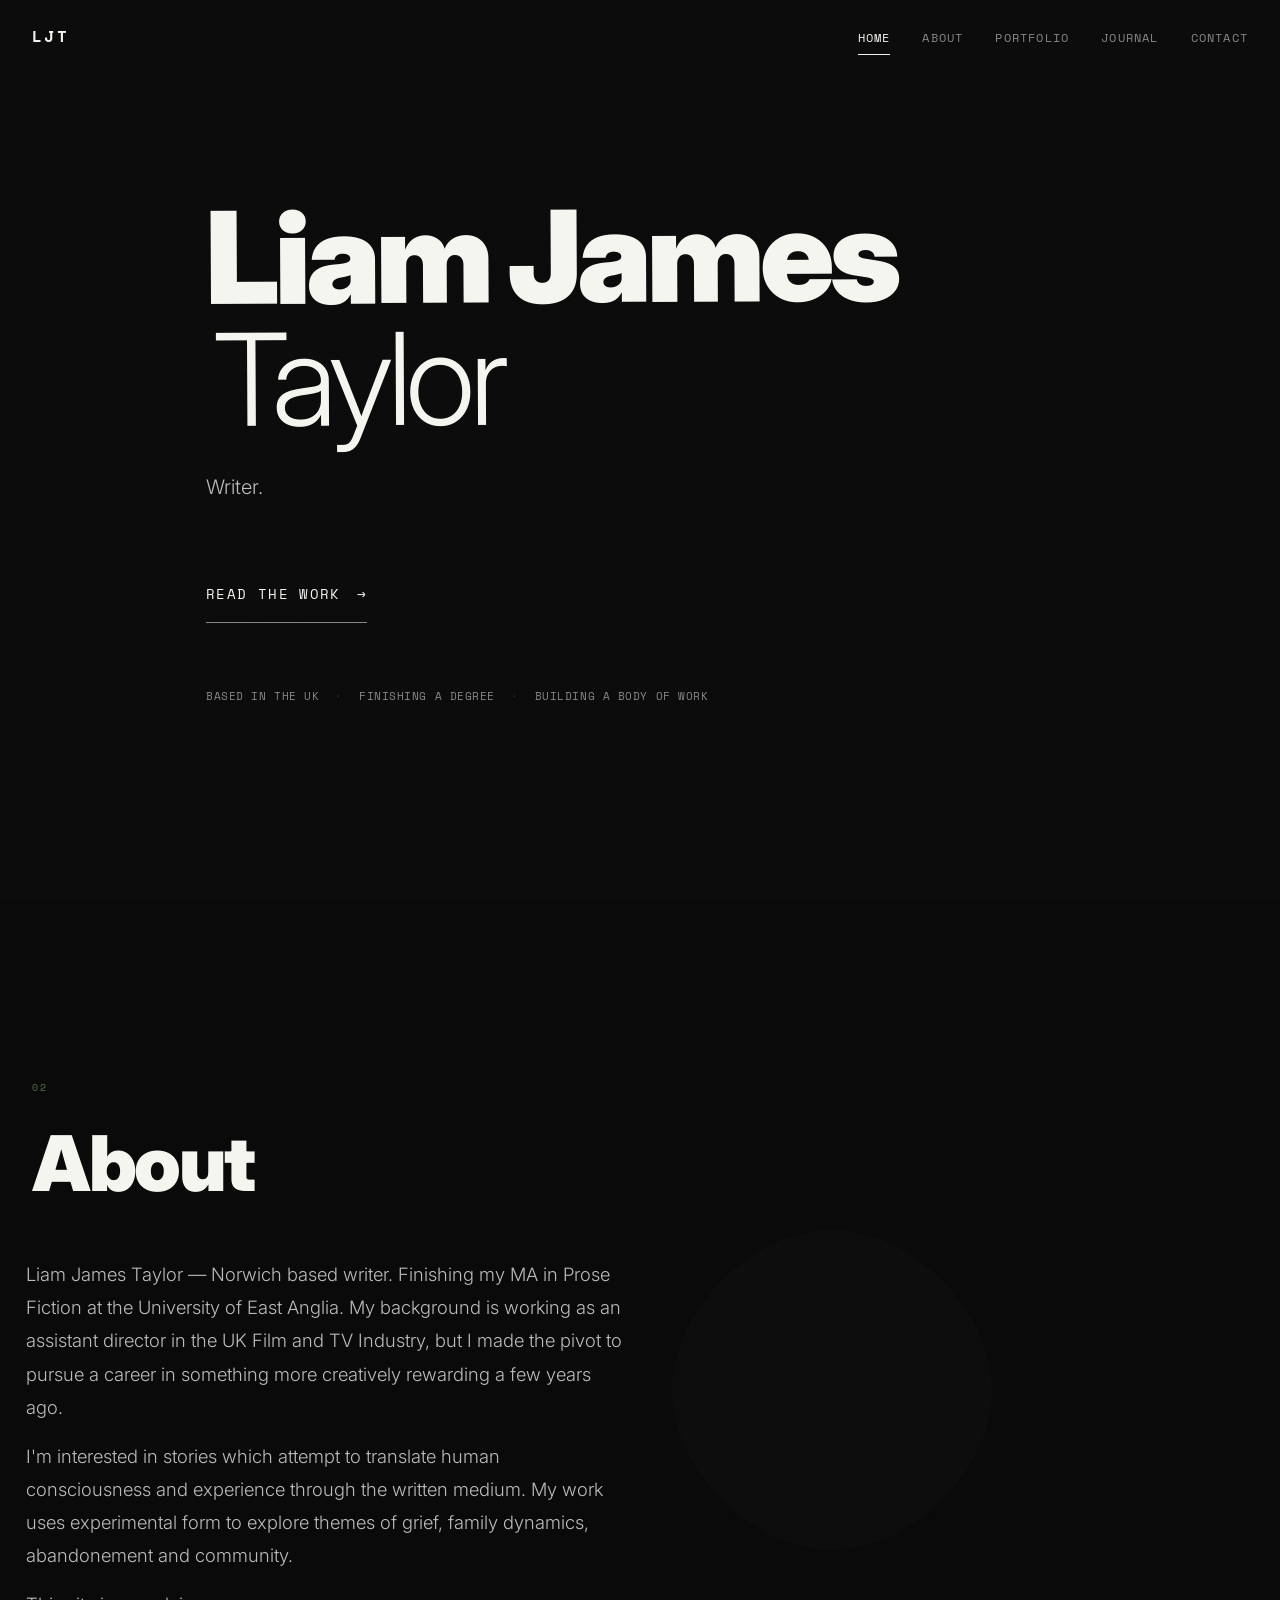
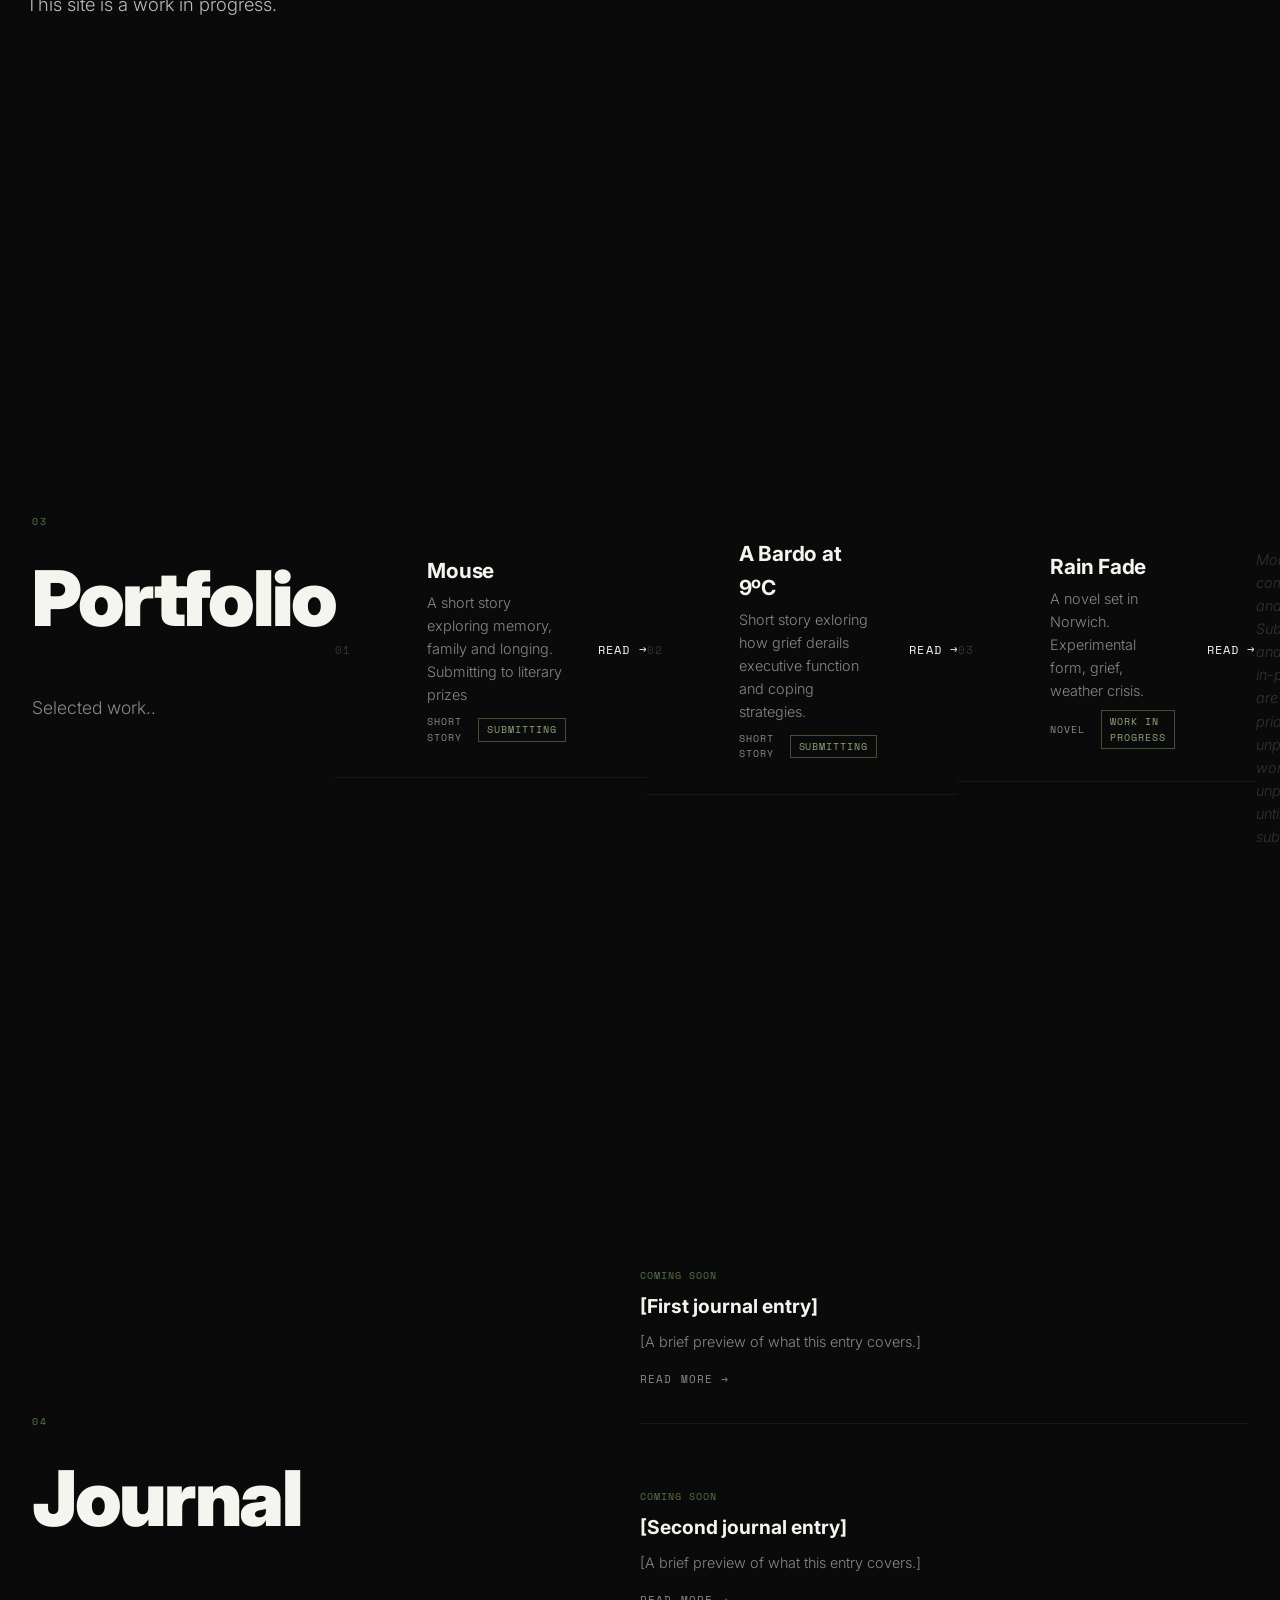
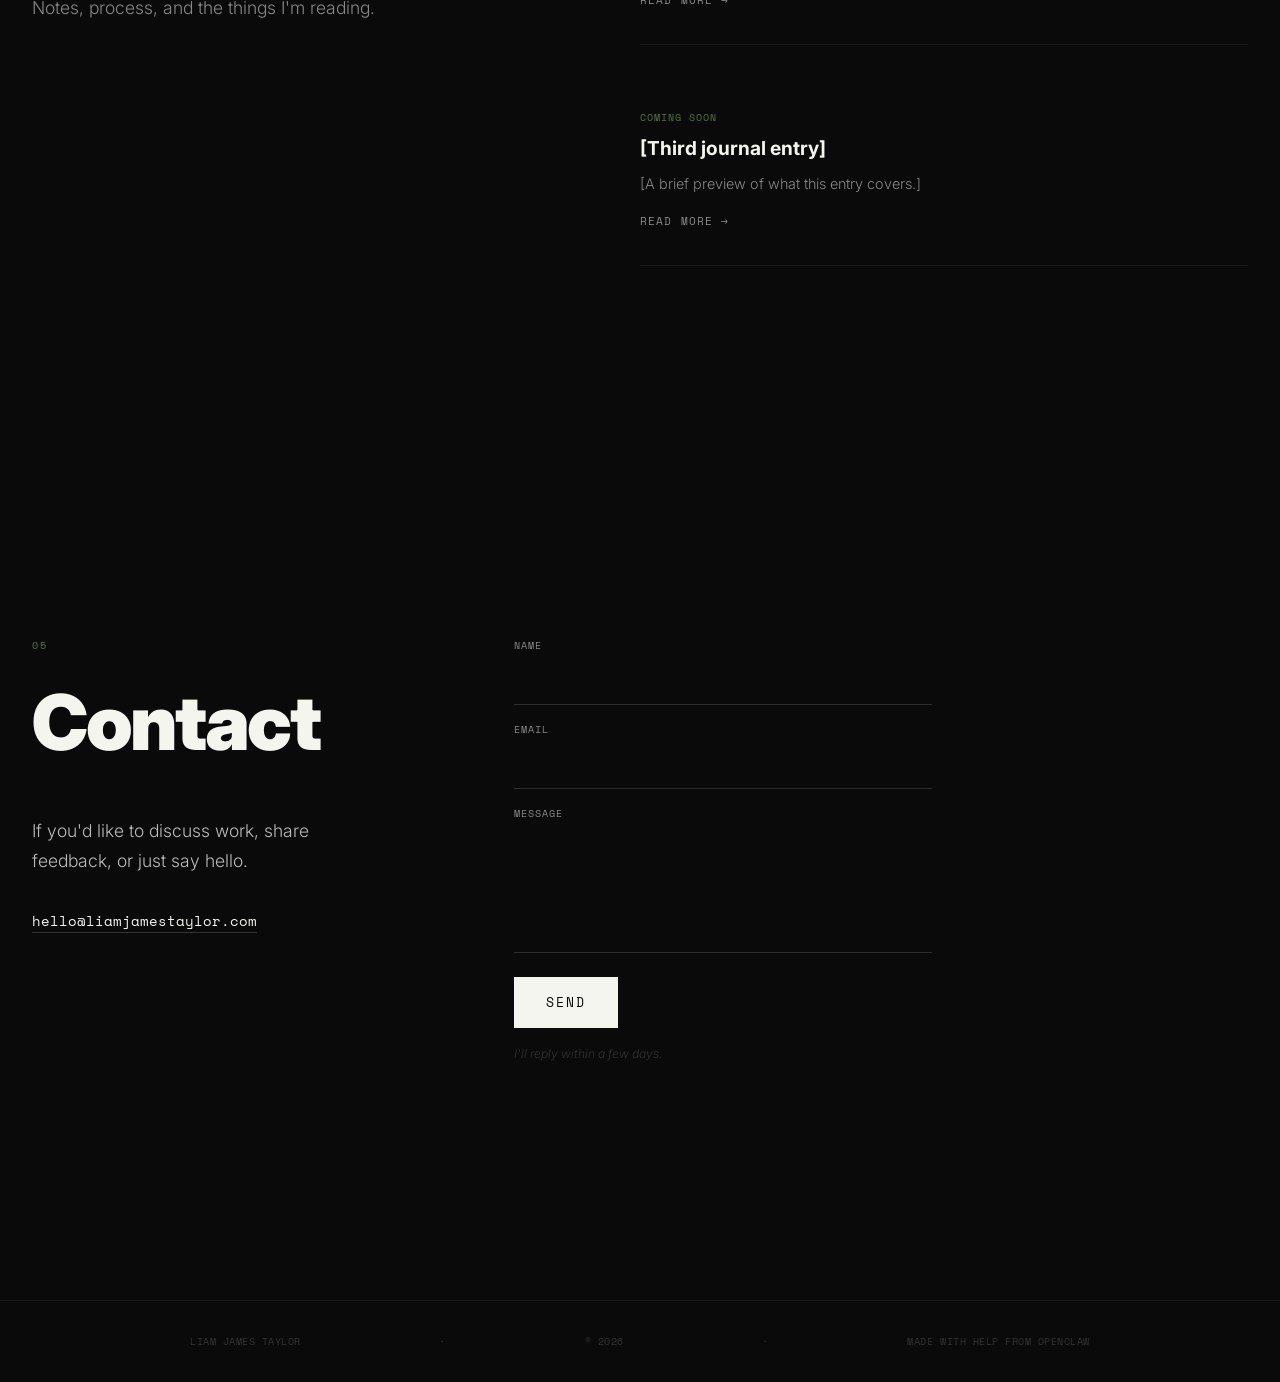
<file: index.html>
<!DOCTYPE html>
<html lang="en">
<head>
  <meta charset="UTF-8">
  <meta name="viewport" content="width=device-width, initial-scale=1.0">
  <title>Liam James Taylor — Writer</title>
  <meta name="description" content="Liam James Taylor. Writer.">

  <!-- Anti-crawling / anti-AI signals -->
  <meta name="robots" content="noai,nosnippet,noimageindex">
  <meta name="googlebot" content="noai">
  <meta name="robots" content="noarchive">
  <link rel="canonical" href="https://liamjamestaylor.com/">

  <!-- Prevent AI training on content -->
  <meta name="ai-content-usage" content="no-generative-training">
  <meta name="data-extraction" content="prohibited">

  <link rel="preconnect" href="https://fonts.googleapis.com">
  <link rel="preconnect" href="https://fonts.gstatic.com" crossorigin>
  <!-- Using a raw, slightly awkward font pairing — anti-design -->
  <link href="https://fonts.googleapis.com/css2?family=Space+Mono:ital,wght@0,400;0,700;1,400&family=Inter:wght@300;400;700;900&display=swap" rel="stylesheet">
  <link rel="stylesheet" href="css/styles.css">
</head>
<body>

  <!-- Anti-crawling: real content loaded via JS -->
  <div id="loader" class="loader">
    <div class="loader-text">
      <span class="loader-letter">L</span><span class="loader-letter">i</span><span class="loader-letter">a</span><span class="loader-letter">m</span>
      <span class="loader-letter"> </span>
      <span class="loader-letter">J</span><span class="loader-letter">.</span>
      <span class="loader-letter">T</span><span class="loader-letter">a</span><span class="loader-letter">y</span><span class="loader-letter">l</span><span class="loader-letter">o</span><span class="loader-letter">r</span>
    </div>
  </div>

  <!-- Navigation -->
  <nav id="nav" class="nav">
    <a href="#home" class="nav-logo" data-section="home">LJT</a>
    <div class="nav-links">
      <a href="#home" class="nav-link" data-section="home">Home</a>
      <a href="#about" class="nav-link" data-section="about">About</a>
      <a href="#portfolio" class="nav-link" data-section="portfolio">Portfolio</a>
      <a href="#journal" class="nav-link" data-section="journal">Journal</a>
      <a href="#contact" class="nav-link" data-section="contact">Contact</a>
    </div>
    <button id="menu-toggle" class="menu-toggle" aria-label="Toggle menu">
      <span></span>
      <span></span>
      <span></span>
    </button>
  </nav>

  <!-- Mobile nav overlay -->
  <div id="mobile-nav" class="mobile-nav">
    <a href="#home" class="mobile-nav-link" data-section="home">Home</a>
    <a href="#about" class="mobile-nav-link" data-section="about">About</a>
    <a href="#portfolio" class="mobile-nav-link" data-section="portfolio">Portfolio</a>
    <a href="#journal" class="mobile-nav-link" data-section="journal">Journal</a>
    <a href="#contact" class="mobile-nav-link" data-section="contact">Contact</a>
  </div>

  <!-- Main content — loaded via JS for anti-crawling -->
  <main id="content">
    <!-- HOME -->
    <section id="home" class="section section--home">
      <div class="hero">
        <div class="hero-content">
          <h1 class="hero-title" data-content="liam_james_taylor">
            <span class="hero-line">Liam James</span>
            <span class="hero-line">Taylor</span>
          </h1>
          <p class="hero-subtitle" data-content="hero_subtitle">
            Writer.
          </p>
          <a href="#portfolio" class="hero-cta" data-section="portfolio">
            <span class="cta-text">Read the work</span>
            <span class="cta-arrow">→</span>
          </a>
        </div>
        <div class="hero-organic">
          <svg class="organic-shape organic-1" viewBox="0 0 400 400" xmlns="http://www.w3.org/2000/svg">
            <path d="M200,50 C280,50 350,120 350,200 C350,280 280,350 200,350 C120,350 50,280 50,200 C50,120 120,50 200,50 Z" fill="none" stroke="currentColor" stroke-width="1.5" opacity="0.08"/>
            <path d="M200,80 C260,80 320,140 320,200 C320,260 260,320 200,320 C140,320 80,260 80,200 C80,140 140,80 200,80 Z" fill="none" stroke="currentColor" stroke-width="0.5" opacity="0.05"/>
          </svg>
          <svg class="organic-shape organic-2" viewBox="0 0 300 300" xmlns="http://www.w3.org/2000/svg">
            <path d="M150,30 C180,30 210,60 210,90 C210,120 180,150 150,150 C120,150 90,120 90,90 C90,60 120,30 150,30 Z" fill="currentColor" opacity="0.03"/>
          </svg>
          <!-- Organic leaf-like shapes -->
          <svg class="organic-shape organic-3" viewBox="0 0 200 120" xmlns="http://www.w3.org/2000/svg">
            <path d="M10,60 C30,10 80,5 100,30 C120,55 170,60 190,60 C170,60 120,55 100,30 C80,5 30,10 10,60 Z" fill="currentColor" opacity="0.04"/>
          </svg>
          <svg class="organic-shape organic-4" viewBox="0 0 150 200" xmlns="http://www.w3.org/2000/svg">
            <path d="M75,10 C100,40 140,80 140,110 C140,140 100,190 75,190 C50,190 10,140 10,110 C10,80 50,40 75,10 Z" fill="currentColor" opacity="0.03"/>
          </svg>
        </div>
        <div class="hero-meta">
          <span class="meta-item">Based in the UK</span>
          <span class="meta-separator">·</span>
          <span class="meta-item">Finishing a degree</span>
          <span class="meta-separator">·</span>
          <span class="meta-item">Building a body of work</span>
        </div>
      </div>
    </section>

    <!-- ABOUT -->
    <section id="about" class="section section--about">
      <div class="about-grid">
        <div class="about-label">
          <span class="section-number">02</span>
          <h2 class="section-heading" data-content="about_heading">About</h2>
        </div>
        <div class="about-content">
          <div class="about-text" data-content="about_text">
            <p>
              Liam James Taylor — Norwich based writer. Finishing my MA in Prose Fiction at the 
              University of East Anglia. My background is working as an assistant director in 
              the UK Film and TV Industry, but I made the pivot to pursue a career in something
              more creatively rewarding a few years ago.
            </p>
            <p>
              I'm interested in stories which attempt to translate human consciousness and experience
              through the written medium. My work uses experimental form to explore themes of grief, 
              family dynamics, abandonement and community.
            </p>
            <p>
              This site is a work in progress.
            </p>
          </div>
        </div>
        <div class="about-organic">
          <svg viewBox="0 0 500 500" xmlns="http://www.w3.org/2000/svg" class="about-organic-svg">
            <path d="M250,100 C350,100 450,200 450,300 C450,400 350,500 250,500 C150,500 50,400 50,300 C50,200 150,100 250,100 Z" fill="currentColor" opacity="0.04"/>
          </svg>
        </div>
      </div>
    </section>

    <!-- PORTFOLIO -->
    <section id="portfolio" class="section section--portfolio">
      <div class="portfolio-header">
        <div class="portfolio-label">
          <span class="section-number">03</span>
          <h2 class="section-heading" data-content="portfolio_heading">Portfolio</h2>
        </div>
        <p class="portfolio-intro" data-content="portfolio_intro">
          Selected work..
        </p>
      </div>

      <!-- Entry 1 -->
      <article class="portfolio-entry" data-protected="true">
        <div class="entry-number">01</div>
        <div class="entry-content">
          <h3 class="entry-title" data-content="entry1_title">Mouse</h3>
          <p class="entry-excerpt" data-content="entry1_excerpt">
            A short story exploring memory, family and longing. Submitting to literary prizes
          </p>
          <div class="entry-meta">
            <span class="entry-type">Short story</span>
            <span class="entry-status">Submitting</span>
          </div>
        </div>
        <button class="entry-read" data-section="portfolio" data-protected="true" data-piece="entry1">
          <span class="read-label">Read</span>
          <span class="read-icon">→</span>
        </button>
      </article>

      <!-- Entry 2 -->
      <article class="portfolio-entry" data-protected="true">
        <div class="entry-number">02</div>
        <div class="entry-content">
          <h3 class="entry-title" data-content="entry2_title">A Bardo at 9ºC</h3>
          <p class="entry-excerpt" data-content="entry2_excerpt">
            Short story exloring how grief derails executive function and coping strategies.
          </p>
          <div class="entry-meta">
            <span class="entry-type">Short story</span>
            <span class="entry-status">Submitting</span>
          </div>
        </div>
        <button class="entry-read" data-section="portfolio" data-protected="true" data-piece="entry2">
          <span class="read-label">Read</span>
          <span class="read-icon">→</span>
        </button>
      </article>

      <!-- Entry 3 -->
      <article class="portfolio-entry" data-protected="true">
        <div class="entry-number">03</div>
        <div class="entry-content">
          <h3 class="entry-title" data-content="entry3_title">Rain Fade</h3>
          <p class="entry-excerpt" data-content="entry3_excerpt">
            A novel set in Norwich. Experimental form, grief, weather crisis.
          </p>
          <div class="entry-meta">
            <span class="entry-type">Novel</span>
            <span class="entry-status">Work in Progress</span>
          </div>
        </div>
        <button class="entry-read" data-section="portfolio" data-protected="true" data-piece="entry3">
          <span class="read-label">Read</span>
          <span class="read-icon">→</span>
        </button>
      </article>

      <div class="portfolio-note" data-content="portfolio_note">
        <p>More work coming as and when. Submissions and novel-in-progress are current priorities —
        unpublished work stays unpublished until submitted.</p>
      </div>
    </section>

    <!-- JOURNAL -->
    <section id="journal" class="section section--journal">
      <div class="journal-header">
        <div class="journal-label">
          <span class="section-number">04</span>
          <h2 class="section-heading" data-content="journal_heading">Journal</h2>
        </div>
        <p class="journal-intro" data-content="journal_intro">
          Notes, process, and the things I'm reading.
        </p>
      </div>

      <div class="journal-grid">
        <!-- Journal entry 1 -->
        <article class="journal-entry" data-protected="true">
          <time class="journal-date" data-content="journal1_date">Coming soon</time>
          <h3 class="journal-title" data-content="journal1_title">[First journal entry]</h3>
          <p class="journal-excerpt" data-content="journal1_excerpt">
            [A brief preview of what this entry covers.]
          </p>
          <a href="#" class="journal-link" data-protected="true">Read more →</a>
        </article>

        <!-- Journal entry 2 -->
        <article class="journal-entry" data-protected="true">
          <time class="journal-date" data-content="journal2_date">Coming soon</time>
          <h3 class="journal-title" data-content="journal2_title">[Second journal entry]</h3>
          <p class="journal-excerpt" data-content="journal2_excerpt">
            [A brief preview of what this entry covers.]
          </p>
          <a href="#" class="journal-link" data-protected="true">Read more →</a>
        </article>

        <!-- Journal entry 3 -->
        <article class="journal-entry" data-protected="true">
          <time class="journal-date" data-content="journal3_date">Coming soon</time>
          <h3 class="journal-title" data-content="journal3_title">[Third journal entry]</h3>
          <p class="journal-excerpt" data-content="journal3_excerpt">
            [A brief preview of what this entry covers.]
          </p>
          <a href="#" class="journal-link" data-protected="true">Read more →</a>
        </article>
      </div>
    </section>

    <!-- CONTACT -->
    <section id="contact" class="section section--contact">
      <div class="contact-grid">
        <div class="contact-info">
          <span class="section-number">05</span>
          <h2 class="section-heading" data-content="contact_heading">Contact</h2>
          <p class="contact-text" data-content="contact_text">
            If you'd like to discuss work, share feedback, or just say
            hello.
          </p>
          <div class="contact-links">
            <a href="mailto:hello@liamjamestaylor.com" class="contact-email" data-content="contact_email">hello@liamjamestaylor.com</a>
            <div class="contact-social">
              <!-- Add your social links here -->
              <!-- <a href="#" class="social-link" aria-label="Instagram">IG</a> -->
              <!-- <a href="#" class="social-link" aria-label="Twitter">X</a> -->
            </div>
          </div>
        </div>
        <form class="contact-form" id="contact-form" data-content-blocked="true">
          <div class="form-group">
            <label for="name" class="form-label">Name</label>
            <input type="text" id="name" name="name" class="form-input" required placeholder="">
          </div>
          <div class="form-group">
            <label for="email" class="form-label">Email</label>
            <input type="email" id="email" name="email" class="form-input" required placeholder="">
          </div>
          <div class="form-group">
            <label for="message" class="form-label">Message</label>
            <textarea id="message" name="message" class="form-textarea" required placeholder="" rows="5"></textarea>
          </div>
          <button type="submit" class="form-submit" data-content="form_submit">Send</button>
          <p class="form-note" data-content="form_note">
            I'll reply within a few days.
          </p>
        </form>
      </div>
    </section>

    <!-- Footer -->
    <footer class="footer">
      <div class="footer-content">
        <span class="footer-name" data-content="footer_name">Liam James Taylor</span>
        <span class="footer-separator">·</span>
        <span class="footer-year" data-content="footer_year">© 2026</span>
        <span class="footer-separator">·</span>
        <span class="footer-note" data-content="footer_note">Made with help from OpenClaw</span>
      </div>
    </footer>
  </main>

  <!-- Protected content modal -->
  <div id="protected-modal" class="modal" role="dialog" aria-hidden="true">
    <div class="modal-backdrop"></div>
    <div class="modal-content">
      <button class="modal-close" aria-label="Close">&times;</button>
      <div class="modal-body">
        <h3 class="modal-title" data-content="modal_title">Content Protected</h3>
        <p class="modal-text" data-content="modal_text">
          This piece is unpublished work reserved for literary competitions.
          It hasn't been published anywhere, so it remains eligible for prizes.
        </p>
        <p class="modal-subtext" data-content="modal_subtext">
          When the time is right, these pieces will be shared here.
          For now, they're in the world — just not on it.
        </p>
      </div>
    </div>
  </div>

  <!-- Content loaded via JS for anti-crawling -->
  <script src="js/main.js"></script>
</body>
</html>
</file>
<file: css/styles.css>
/* ============================================
   LIAM JAMES TAYLOR — SITE STYLES
   Anti-design × Biophilic × Maximum Contrast
   ============================================ */

/* ─── RESET ───────────────────────────────── */
*, *::before, *::after {
  margin: 0;
  padding: 0;
  box-sizing: border-box;
}

:root {
  /* Maximum contrast palette */
  --black: #0a0a0a;
  --white: #f5f5f0;
  --off-white: #e8e8e0;
  --grey: #888888;
  --grey-dark: #333333;
  --grey-light: #bbbbbb;

  /* Biophilic accent — muted earth tone */
  --accent: #5a7247;       /* deep moss */
  --accent-light: #8fa67a;  /* sage */
  --accent-dark: #3d5230;   /* forest */

  /* Anti-design: raw, slightly off-kilter */
  --font-mono: 'Space Mono', 'Courier New', monospace;
  --font-sans: 'Inter', -apple-system, 'Helvetica Neue', sans-serif;

  --space-xs: 0.5rem;
  --space-sm: 1rem;
  --space-md: 2rem;
  --space-lg: 4rem;
  --space-xl: 8rem;

  --transition: 0.3s cubic-bezier(0.25, 0.1, 0.25, 1);
}

html {
  font-size: 16px;
  scroll-behavior: smooth;
  background: var(--black);
  color: var(--white);
  -webkit-font-smoothing: antialiased;
  -moz-osx-font-smoothing: grayscale;
}

body {
  font-family: var(--font-sans);
  font-weight: 300;
  line-height: 1.6;
  background: var(--black);
  color: var(--white);
  overflow-x: hidden;
  min-height: 100vh;
}

/* ─── LOADER ──────────────────────────────── */
.loader {
  position: fixed;
  inset: 0;
  background: var(--black);
  display: flex;
  align-items: center;
  justify-content: center;
  z-index: 1000;
  transition: opacity 0.6s ease, visibility 0.6s ease;
}

.loader.hidden {
  opacity: 0;
  visibility: hidden;
  pointer-events: none;
}

.loader-text {
  font-family: var(--font-mono);
  font-size: 1.5rem;
  letter-spacing: 0.3em;
  color: var(--white);
  opacity: 0.6;
}

.loader-letter {
  display: inline-block;
  animation: loaderBounce 0.6s ease-in-out infinite alternate;
}

.loader-letter:nth-child(2) { animation-delay: 0.05s; }
.loader-letter:nth-child(3) { animation-delay: 0.1s; }
.loader-letter:nth-child(4) { animation-delay: 0.15s; }
.loader-letter:nth-child(5) { animation-delay: 0.2s; }
.loader-letter:nth-child(7) { animation-delay: 0.25s; }
.loader-letter:nth-child(8) { animation-delay: 0.3s; }
.loader-letter:nth-child(9) { animation-delay: 0.35s; }
.loader-letter:nth-child(10) { animation-delay: 0.4s; }
.loader-letter:nth-child(11) { animation-delay: 0.45s; }
.loader-letter:nth-child(12) { animation-delay: 0.5s; }
.loader-letter:nth-child(13) { animation-delay: 0.55s; }
.loader-letter:nth-child(14) { animation-delay: 0.6s; }

@keyframes loaderBounce {
  from { transform: translateY(0); opacity: 0.3; }
  to { transform: translateY(-4px); opacity: 1; }
}

/* ─── NAVIGATION ──────────────────────────── */
.nav {
  position: fixed;
  top: 0;
  left: 0;
  right: 0;
  display: flex;
  align-items: center;
  justify-content: space-between;
  padding: var(--space-sm) var(--space-md);
  z-index: 100;
  background: transparent;
  transition: background var(--transition), backdrop-filter var(--transition);
}

.nav.scrolled {
  background: rgba(10, 10, 10, 0.9);
  backdrop-filter: blur(10px);
  -webkit-backdrop-filter: blur(10px);
  border-bottom: 1px solid rgba(245, 245, 240, 0.05);
}

.nav-logo {
  font-family: var(--font-mono);
  font-size: 1rem;
  font-weight: 700;
  color: var(--white);
  text-decoration: none;
  letter-spacing: 0.15em;
  padding: 0.5rem 0;
  border-bottom: 2px solid transparent;
  transition: border-color var(--transition);
}

.nav-logo:hover {
  border-bottom-color: var(--white);
}

.nav-links {
  display: flex;
  gap: var(--space-md);
  align-items: center;
}

.nav-link {
  font-family: var(--font-mono);
  font-size: 0.75rem;
  color: var(--grey);
  text-decoration: none;
  text-transform: uppercase;
  letter-spacing: 0.1em;
  padding: 0.5rem 0;
  position: relative;
  transition: color var(--transition);
}

.nav-link::after {
  content: '';
  position: absolute;
  bottom: 0;
  left: 0;
  width: 0;
  height: 1px;
  background: var(--white);
  transition: width var(--transition);
}

.nav-link:hover,
.nav-link.active {
  color: var(--white);
}

.nav-link:hover::after,
.nav-link.active::after {
  width: 100%;
}

/* Mobile menu toggle */
.menu-toggle {
  display: none;
  flex-direction: column;
  gap: 5px;
  background: none;
  border: none;
  cursor: pointer;
  padding: 0.5rem;
  z-index: 200;
}

.menu-toggle span {
  display: block;
  width: 24px;
  height: 1.5px;
  background: var(--white);
  transition: var(--transition);
}

/* Mobile nav overlay */
.mobile-nav {
  position: fixed;
  inset: 0;
  background: var(--black);
  display: flex;
  flex-direction: column;
  align-items: center;
  justify-content: center;
  gap: var(--space-md);
  z-index: 99;
  opacity: 0;
  visibility: hidden;
  transition: var(--transition);
}

.mobile-nav.open {
  opacity: 1;
  visibility: visible;
}

.mobile-nav-link {
  font-family: var(--font-mono);
  font-size: 1.5rem;
  color: var(--grey);
  text-decoration: none;
  text-transform: uppercase;
  letter-spacing: 0.15em;
  transition: color var(--transition);
}

.mobile-nav-link:hover,
.mobile-nav-link.active {
  color: var(--white);
}

/* ─── SECTIONS ────────────────────────────── */
.section {
  min-height: 100vh;
  padding: var(--space-xl) var(--space-md);
  display: flex;
  align-items: center;
  position: relative;
  overflow: hidden;
}

.section--home {
  align-items: center;
  justify-content: center;
}

.section--about {
  padding-top: var(--space-xl);
}

.section--portfolio {
  padding-top: var(--space-xl);
}

.section--journal {
  padding-top: var(--space-xl);
}

.section--contact {
  padding-top: var(--space-xl);
}

/* ─── HOME / HERO ─────────────────────────── */
.hero {
  position: relative;
  z-index: 1;
  max-width: 900px;
  width: 100%;
  padding: 0 var(--space-sm);
}

.hero-content {
  position: relative;
  z-index: 2;
}

.hero-title {
  font-family: var(--font-sans);
  font-weight: 900;
  font-size: clamp(3rem, 10vw, 8rem);
  line-height: 0.95;
  letter-spacing: -0.04em;
  margin-bottom: var(--space-md);
  color: var(--white);
}

.hero-line {
  display: block;
}

.hero-line:first-child {
  /* Anti-design: slight offset from baseline */
  padding-left: 0;
}

.hero-line:last-child {
  /* Anti-design: slightly different alignment */
  padding-left: 0.5vw;
  font-weight: 300;
}

.hero-subtitle {
  font-size: clamp(1rem, 2vw, 1.25rem);
  line-height: 1.7;
  color: var(--grey-light);
  max-width: 500px;
  margin-bottom: var(--space-lg);
  font-weight: 300;
}

.hero-cta {
  display: inline-flex;
  align-items: center;
  gap: var(--space-sm);
  text-decoration: none;
  color: var(--white);
  font-family: var(--font-mono);
  font-size: 0.85rem;
  letter-spacing: 0.1em;
  text-transform: uppercase;
  padding: 1rem 0;
  border-bottom: 1px solid var(--grey);
  transition: border-color var(--transition);
}

.hero-cta:hover {
  border-bottom-color: var(--white);
}

.cta-arrow {
  transition: transform var(--transition);
}

.hero-cta:hover .cta-arrow {
  transform: translateX(4px);
}

.hero-meta {
  margin-top: var(--space-lg);
  display: flex;
  align-items: center;
  gap: var(--space-sm);
  font-family: var(--font-mono);
  font-size: 0.7rem;
  color: var(--grey);
  letter-spacing: 0.05em;
  text-transform: uppercase;
  flex-wrap: wrap;
}

.meta-separator {
  color: var(--grey-dark);
}

/* Organic shapes — biophilic elements */
.hero-organic {
  position: absolute;
  inset: 0;
  z-index: 0;
  pointer-events: none;
  overflow: hidden;
}

.organic-shape {
  position: absolute;
  color: var(--accent);
  opacity: 0.06;
  animation: organicFloat 20s ease-in-out infinite alternate;
}

.organic-1 {
  width: 500px;
  height: 500px;
  top: -100px;
  right: -100px;
  animation-delay: 0s;
}

.organic-2 {
  width: 300px;
  height: 300px;
  top: 30%;
  right: 10%;
  animation-delay: -5s;
  animation-duration: 25s;
}

.organic-3 {
  width: 200px;
  height: 120px;
  bottom: 20%;
  left: -50px;
  animation-delay: -10s;
  animation-duration: 18s;
}

.organic-4 {
  width: 150px;
  height: 200px;
  bottom: 10%;
  right: 15%;
  animation-delay: -7s;
  animation-duration: 22s;
}

@keyframes organicFloat {
  0% { transform: translate(0, 0) rotate(0deg) scale(1); }
  33% { transform: translate(15px, -10px) rotate(2deg) scale(1.02); }
  66% { transform: translate(-10px, 15px) rotate(-1deg) scale(0.98); }
  100% { transform: translate(5px, 5px) rotate(1deg) scale(1.01); }
}

/* ─── SECTION HEADERS ─────────────────────── */
.section-number {
  font-family: var(--font-mono);
  font-size: 0.65rem;
  color: var(--accent);
  letter-spacing: 0.15em;
  text-transform: uppercase;
  display: block;
  margin-bottom: var(--space-xs);
}

.section-heading {
  font-family: var(--font-sans);
  font-weight: 900;
  font-size: clamp(2.5rem, 6vw, 5rem);
  letter-spacing: -0.03em;
  color: var(--white);
  margin-bottom: var(--space-md);
}

/* ─── ABOUT ───────────────────────────────── */
.about-grid {
  max-width: 900px;
  width: 100%;
  position: relative;
  z-index: 1;
}

.about-content {
  margin-top: var(--space-md);
}

.about-text {
  max-width: 600px;
}

.about-text p {
  font-size: clamp(1rem, 1.8vw, 1.15rem);
  line-height: 1.8;
  color: var(--grey-light);
  margin-bottom: var(--space-sm);
}

.about-text p:last-child {
  margin-bottom: 0;
}

.about-stats {
  display: flex;
  gap: var(--space-lg);
  margin-top: var(--space-lg);
  padding-top: var(--space-md);
  border-top: 1px solid rgba(245, 245, 240, 0.08);
}

.stat-number {
  font-family: var(--font-mono);
  font-size: 2rem;
  font-weight: 700;
  color: var(--white);
  display: block;
}

.stat-label {
  font-family: var(--font-mono);
  font-size: 0.65rem;
  color: var(--grey);
  text-transform: uppercase;
  letter-spacing: 0.1em;
}

.about-organic {
  position: absolute;
  right: -100px;
  top: 50%;
  transform: translateY(-50%);
  width: 400px;
  height: 400px;
  pointer-events: none;
  z-index: 0;
}

.about-organic-svg {
  width: 100%;
  height: 100%;
  color: var(--accent);
  animation: organicFloat 30s ease-in-out infinite alternate;
}

/* ─── PORTFOLIO ───────────────────────────── */
.portfolio-header {
  max-width: 900px;
  width: 100%;
  margin-bottom: var(--space-lg);
}

.portfolio-intro {
  font-size: 1.1rem;
  color: var(--grey);
  max-width: 400px;
  line-height: 1.7;
}

.portfolio-entry {
  display: grid;
  grid-template-columns: 60px 1fr auto;
  gap: var(--space-md);
  align-items: center;
  padding: var(--space-md) 0;
  border-bottom: 1px solid rgba(245, 245, 240, 0.06);
  transition: background var(--transition);
  cursor: default;
  max-width: 900px;
  width: 100%;
}

.portfolio-entry:hover {
  background: rgba(245, 245, 240, 0.02);
}

.entry-number {
  font-family: var(--font-mono);
  font-size: 0.7rem;
  color: var(--grey-dark);
  letter-spacing: 0.1em;
}

.entry-title {
  font-family: var(--font-sans);
  font-weight: 700;
  font-size: 1.3rem;
  color: var(--white);
  letter-spacing: -0.01em;
  margin-bottom: 0.25rem;
}

.entry-excerpt {
  font-size: 0.9rem;
  color: var(--grey);
  line-height: 1.6;
  max-width: 500px;
}

.entry-meta {
  display: flex;
  gap: var(--space-sm);
  align-items: center;
  margin-top: 0.5rem;
}

.entry-type {
  font-family: var(--font-mono);
  font-size: 0.6rem;
  color: var(--grey);
  text-transform: uppercase;
  letter-spacing: 0.1em;
}

.entry-status {
  font-family: var(--font-mono);
  font-size: 0.6rem;
  color: var(--accent-light);
  text-transform: uppercase;
  letter-spacing: 0.1em;
  padding: 0.2rem 0.5rem;
  border: 1px solid var(--accent-dark);
}

.entry-read {
  background: none;
  border: none;
  cursor: pointer;
  color: var(--white);
  font-family: var(--font-mono);
  font-size: 0.75rem;
  letter-spacing: 0.1em;
  text-transform: uppercase;
  display: flex;
  align-items: center;
  gap: 0.5rem;
  padding: 0.5rem 0;
  transition: color var(--transition);
}

.entry-read:hover {
  color: var(--accent-light);
}

.read-icon {
  transition: transform var(--transition);
}

.entry-read:hover .read-icon {
  transform: translateX(4px);
}

.portfolio-note {
  max-width: 600px;
  margin-top: var(--space-lg);
  padding-top: var(--space-md);
}

.portfolio-note p {
  font-size: 0.9rem;
  color: var(--grey-dark);
  font-style: italic;
}

/* ─── JOURNAL ─────────────────────────────── */
.journal-header {
  max-width: 900px;
  width: 100%;
  margin-bottom: var(--space-lg);
}

.journal-intro {
  font-size: 1.1rem;
  color: var(--grey);
  max-width: 400px;
  line-height: 1.7;
}

.journal-grid {
  max-width: 900px;
  width: 100%;
  display: grid;
  gap: var(--space-md);
}

.journal-entry {
  padding: var(--space-md) 0;
  border-bottom: 1px solid rgba(245, 245, 240, 0.06);
  transition: background var(--transition);
}

.journal-entry:hover {
  background: rgba(245, 245, 240, 0.02);
}

.journal-date {
  font-family: var(--font-mono);
  font-size: 0.65rem;
  color: var(--accent);
  letter-spacing: 0.1em;
  text-transform: uppercase;
  display: block;
  margin-bottom: 0.5rem;
}

.journal-title {
  font-family: var(--font-sans);
  font-weight: 700;
  font-size: 1.2rem;
  color: var(--white);
  margin-bottom: 0.5rem;
}

.journal-excerpt {
  font-size: 0.9rem;
  color: var(--grey);
  line-height: 1.6;
  max-width: 550px;
  margin-bottom: 0.75rem;
}

.journal-link {
  font-family: var(--font-mono);
  font-size: 0.7rem;
  color: var(--grey);
  text-decoration: none;
  text-transform: uppercase;
  letter-spacing: 0.1em;
  transition: color var(--transition);
}

.journal-link:hover {
  color: var(--white);
}

/* ─── CONTACT ─────────────────────────────── */
.contact-grid {
  max-width: 900px;
  width: 100%;
  display: grid;
  grid-template-columns: 1fr 1fr;
  gap: var(--space-lg);
  align-items: start;
}

.contact-info {
  position: relative;
  z-index: 1;
}

.contact-text {
  font-size: 1.1rem;
  line-height: 1.7;
  color: var(--grey-light);
  margin-bottom: var(--space-md);
  max-width: 350px;
}

.contact-email {
  font-family: var(--font-mono);
  font-size: 0.9rem;
  color: var(--white);
  text-decoration: none;
  display: inline-block;
  margin-bottom: var(--space-md);
  border-bottom: 1px solid var(--grey-dark);
  transition: border-color var(--transition);
}

.contact-email:hover {
  border-bottom-color: var(--white);
}

.contact-social {
  display: flex;
  gap: var(--space-sm);
}

.social-link {
  font-family: var(--font-mono);
  font-size: 0.65rem;
  color: var(--grey);
  text-decoration: none;
  text-transform: uppercase;
  letter-spacing: 0.1em;
  padding: 0.4rem 0.6rem;
  border: 1px solid var(--grey-dark);
  transition: var(--transition);
}

.social-link:hover {
  color: var(--white);
  border-color: var(--white);
}

/* Form */
.contact-form {
  display: flex;
  flex-direction: column;
  gap: var(--space-sm);
}

.form-group {
  display: flex;
  flex-direction: column;
  gap: 0.4rem;
}

.form-label {
  font-family: var(--font-mono);
  font-size: 0.65rem;
  color: var(--grey);
  text-transform: uppercase;
  letter-spacing: 0.1em;
}

.form-input,
.form-textarea {
  background: transparent;
  border: none;
  border-bottom: 1px solid rgba(245, 245, 240, 0.15);
  color: var(--white);
  font-family: var(--font-sans);
  font-size: 1rem;
  padding: 0.75rem 0;
  outline: none;
  transition: border-color var(--transition);
  resize: none;
}

.form-input:focus,
.form-textarea:focus {
  border-bottom-color: var(--white);
}

.form-input::placeholder,
.form-textarea::placeholder {
  color: var(--grey-dark);
  font-style: italic;
}

.form-submit {
  background: var(--white);
  color: var(--black);
  border: none;
  font-family: var(--font-mono);
  font-size: 0.8rem;
  letter-spacing: 0.15em;
  text-transform: uppercase;
  padding: 1rem 2rem;
  cursor: pointer;
  transition: var(--transition);
  align-self: flex-start;
  margin-top: var(--space-xs);
}

.form-submit:hover {
  background: var(--accent);
  color: var(--white);
}

.form-note {
  font-size: 0.75rem;
  color: var(--grey-dark);
  font-style: italic;
}

/* ─── MODAL (Protected Content) ───────────── */
.modal {
  position: fixed;
  inset: 0;
  z-index: 200;
  display: flex;
  align-items: center;
  justify-content: center;
  opacity: 0;
  visibility: hidden;
  transition: var(--transition);
}

.modal.open {
  opacity: 1;
  visibility: visible;
}

.modal-backdrop {
  position: absolute;
  inset: 0;
  background: rgba(10, 10, 10, 0.95);
}

.modal-content {
  position: relative;
  background: var(--black);
  border: 1px solid rgba(245, 245, 240, 0.1);
  padding: var(--space-lg);
  max-width: 500px;
  width: 90%;
  z-index: 1;
}

.modal-close {
  position: absolute;
  top: var(--space-sm);
  right: var(--space-sm);
  background: none;
  border: none;
  color: var(--grey);
  font-size: 1.5rem;
  cursor: pointer;
  padding: 0.5rem;
  transition: color var(--transition);
}

.modal-close:hover {
  color: var(--white);
}

.modal-title {
  font-family: var(--font-sans);
  font-weight: 700;
  font-size: 1.5rem;
  color: var(--white);
  margin-bottom: var(--space-sm);
}

.modal-text {
  font-size: 1rem;
  line-height: 1.7;
  color: var(--grey-light);
  margin-bottom: var(--space-sm);
}

.modal-subtext {
  font-size: 0.9rem;
  color: var(--grey-dark);
  font-style: italic;
}

/* ─── FOOTER ──────────────────────────────── */
.footer {
  padding: var(--space-md);
  border-top: 1px solid rgba(245, 245, 240, 0.06);
}

.footer-content {
  max-width: 900px;
  margin: 0 auto;
  display: flex;
  align-items: center;
  gap: var(--space-sm);
  font-family: var(--font-mono);
  font-size: 0.65rem;
  color: var(--grey-dark);
  letter-spacing: 0.05em;
  text-transform: uppercase;
  justify-content: space-between;
  flex-wrap: wrap;
}

.footer-separator {
  color: var(--grey-dark);
}

/* ─── SCROLLBAR ───────────────────────────── */
::-webkit-scrollbar {
  width: 6px;
}

::-webkit-scrollbar-track {
  background: var(--black);
}

::-webkit-scrollbar-thumb {
  background: var(--grey-dark);
  border-radius: 3px;
}

::-webkit-scrollbar-thumb:hover {
  background: var(--grey);
}

/* ─── SELECTION ───────────────────────────── */
::selection {
  background: var(--accent-dark);
  color: var(--white);
}

/* ─── RESPONSIVE ──────────────────────────── */
@media (max-width: 768px) {
  .nav-links {
    display: none;
  }

  .menu-toggle {
    display: flex;
  }

  .section {
    padding: var(--space-lg) var(--space-sm);
  }

  .hero-title {
    font-size: clamp(2.5rem, 12vw, 5rem);
  }

  .hero-line:last-child {
    padding-left: 0;
  }

  .about-stats {
    flex-direction: column;
    gap: var(--space-sm);
  }

  .about-organic {
    display: none;
  }

  .portfolio-entry {
    grid-template-columns: 40px 1fr;
    gap: var(--space-sm);
  }

  .entry-read {
    grid-column: 1 / -1;
    margin-top: 0.5rem;
  }

  .contact-grid {
    grid-template-columns: 1fr;
    gap: var(--space-lg);
  }

  .footer-content {
    flex-direction: column;
    gap: 0.3rem;
    text-align: center;
  }

  .hero-organic {
    display: none;
  }
}

@media (max-width: 480px) {
  .hero-title {
    font-size: clamp(2rem, 14vw, 3.5rem);
  }

  .section-heading {
    font-size: clamp(2rem, 8vw, 3rem);
  }
}

/* ─── ANTI-DESIGN CHAOS (subtle) ─────────── */
/* Slight intentional imperfections */
.section--home .hero-title {
  /* Slight rotation for anti-design feel */
  transform: rotate(-0.3deg);
}

.section--about .about-text {
  /* Slight offset — not perfectly aligned */
  margin-left: -0.5vw;
}

/* Grain texture overlay — biophilic / raw */
body::before {
  content: '';
  position: fixed;
  inset: 0;
  z-index: 0;
  pointer-events: none;
  opacity: 0.03;
  background-image: url("data:image/svg+xml,%3Csvg viewBox='0 0 256 256' xmlns='http://www.w3.org/2000/svg'%3E%3Cfilter id='noise'%3E%3CfeTurbulence type='fractalNoise' baseFrequency='0.9' numOctaves='4' stitchTiles='stitch'/%3E%3C/filter%3E%3Crect width='100%25' height='100%25' filter='url(%23noise)'/%3E%3C/svg%3E");
  background-size: 256px 256px;
}
</file>
